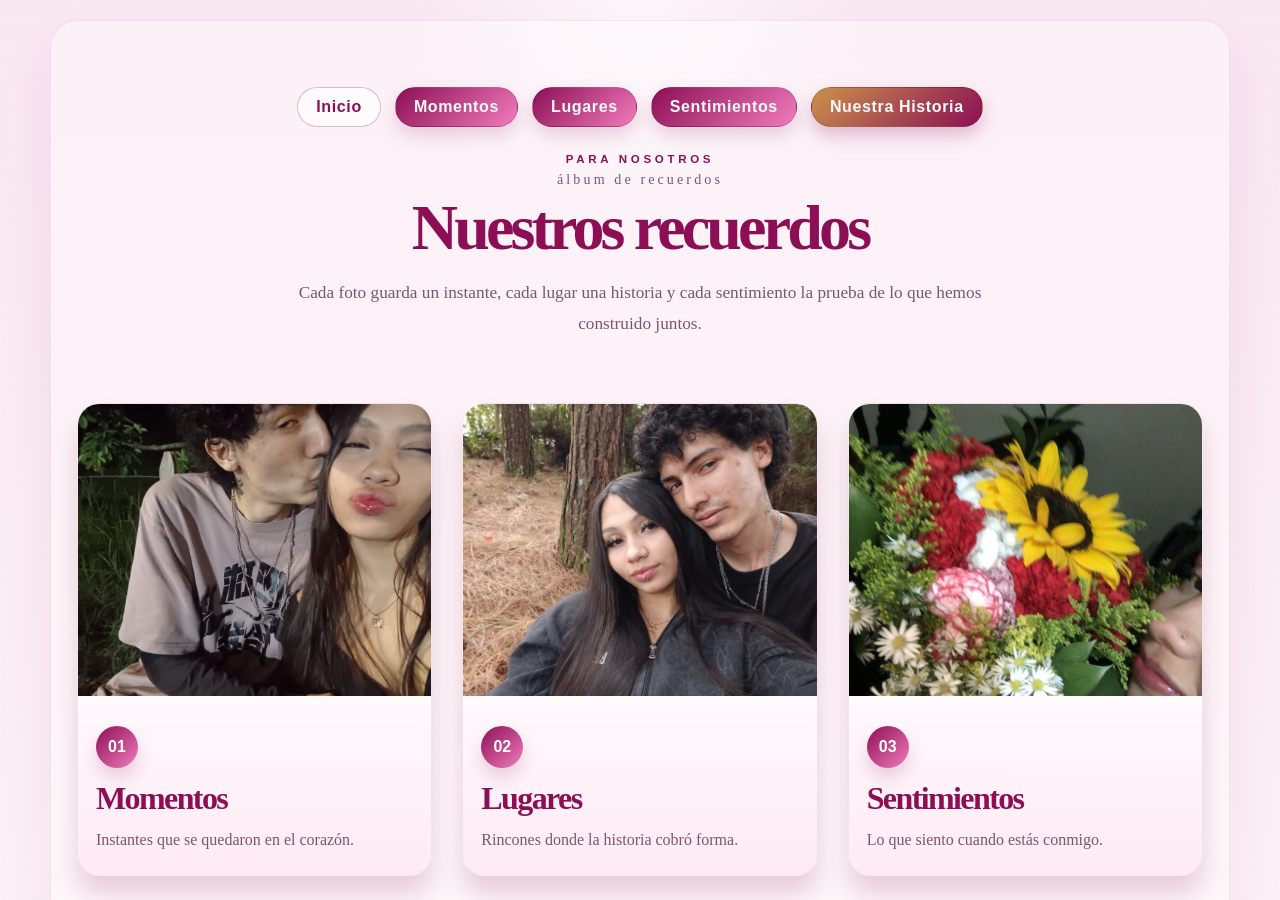
<file: index.html>
<!DOCTYPE html>
<html lang="es">
  <head>
    <meta charset="UTF-8" />
    <meta http-equiv="refresh" content="0; url=html/index.html" />
    <meta name="viewport" content="width=device-width, initial-scale=1.0" />
    <title>Redirigiendo...</title>
    <style>
      body {
        margin: 0;
        min-height: 100vh;
        display: grid;
        place-items: center;
        background: linear-gradient(180deg, #f9e7f2, #fdf3f7);
        font-family: Georgia, "Times New Roman", serif;
        color: #8C0F55;
      }
      a {
        color: #8C0F55;
        text-decoration: none;
        font-weight: 700;
      }
    </style>
  </head>
  <body>
    <p>Redirigiendo a la página de recuerdos...</p>
    <p><a href="html/index.html">Entrar ahora</a></p>
  </body>
</html>
</file>
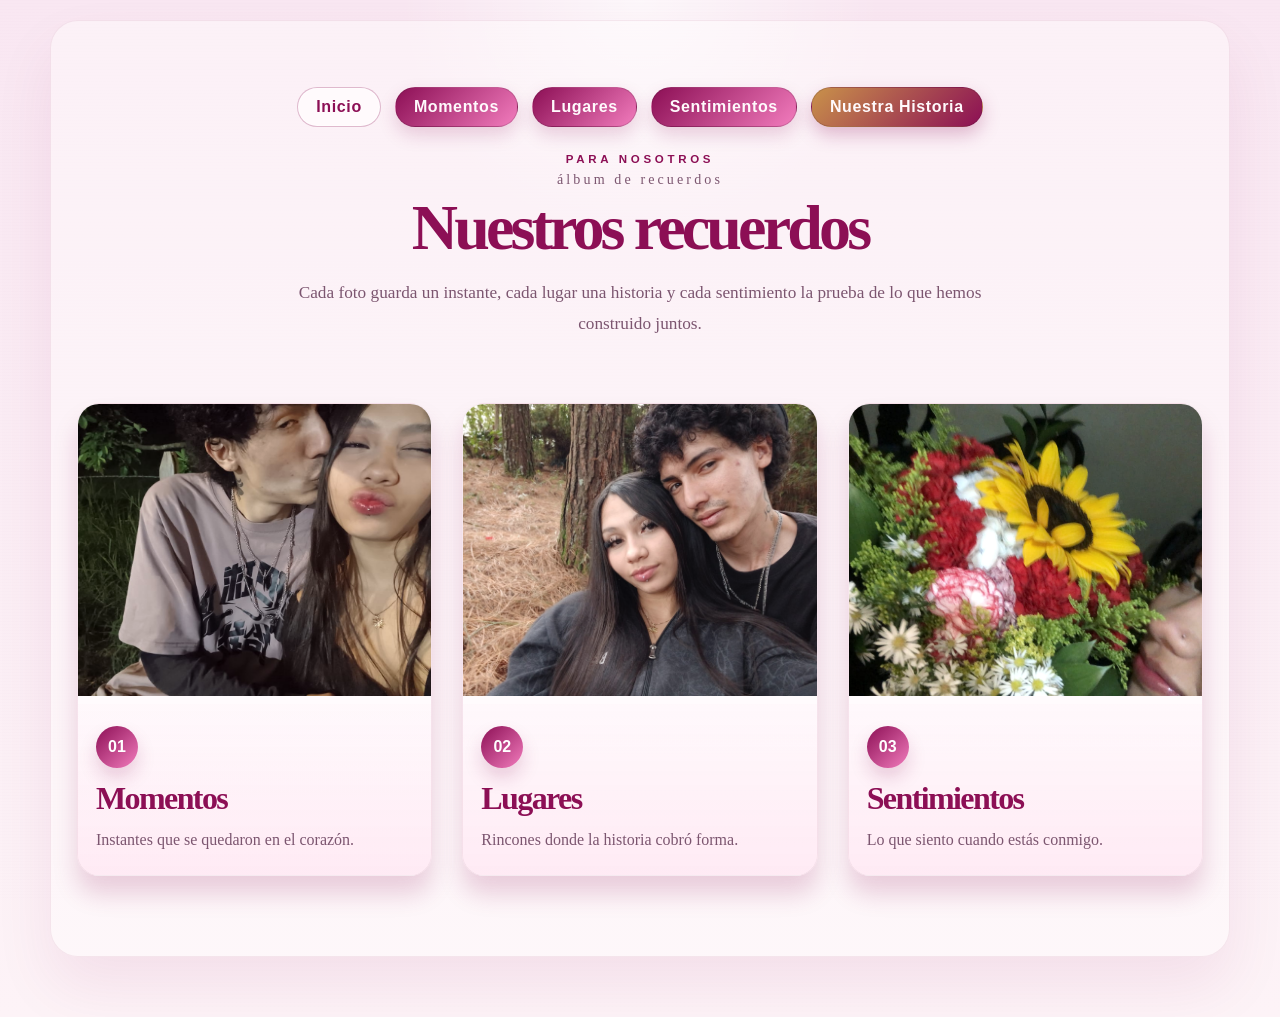
<file: html/index.html>
<!DOCTYPE html>
<html lang="es">
  <head>
    <meta charset="UTF-8" />
    <meta name="viewport" content="width=device-width, initial-scale=1.0" />
    <title>Nuestros recuerdos</title>
    <link rel="stylesheet" href="../css/styles_desktop.css" />
    <link rel="stylesheet" media="(max-width: 767px)" href="../css/styles_smartphone.css" />
    <link rel="stylesheet" media="(min-width: 768px) and (max-width: 1023px)" href="../css/styless_tablet.css" />
  </head>
  <body>
    <div class="page-shell">
      <header class="hero">
        <nav class="nav" aria-label="Navegación de recuerdos">
          <a href="index.html" aria-current="page">Inicio</a>
          <a href="momentos.html">Momentos</a>
          <a href="lugares.html">Lugares</a>
          <a href="sentimientos.html">Sentimientos</a>
          <a class="nav-tree" href="nuestra_recuerdos.html">Nuestra Historia</a>
        </nav>
        <p class="eyebrow">para nosotros</p>
        <p class="album-note">álbum de recuerdos</p>
        <h1>Nuestros recuerdos</h1>
        <p class="intro">
          Cada foto guarda un instante, cada lugar una historia y cada sentimiento
          la prueba de lo que hemos construido juntos.
        </p>
      </header>

      <main class="portal-grid" aria-label="Memorias por categoría">
        <a class="portal-card" href="momentos.html">
          <img src="../img/IMG-20260922-WA0011.jpg" alt="Momentos" />
          <div class="portal-content">
            <span class="portal-number">01</span>
            <h2>Momentos</h2>
            <p>Instantes que se quedaron en el corazón.</p>
          </div>
        </a>

        <a class="portal-card" href="lugares.html">
          <img src="../img/IMG-20260922-WA0008.jpg" alt="Lugares" />
          <div class="portal-content">
            <span class="portal-number">02</span>
            <h2>Lugares</h2>
            <p>Rincones donde la historia cobró forma.</p>
          </div>
        </a>

        <a class="portal-card" href="sentimientos.html">
          <img src="../img/IMG-20260923-WA0023.jpg" alt="Sentimientos" />
          <div class="portal-content">
            <span class="portal-number">03</span>
            <h2>Sentimientos</h2>
            <p>Lo que siento cuando estás conmigo.</p>
          </div>
        </a>
      </main>
    </div>
  </body>
</html>
</file>
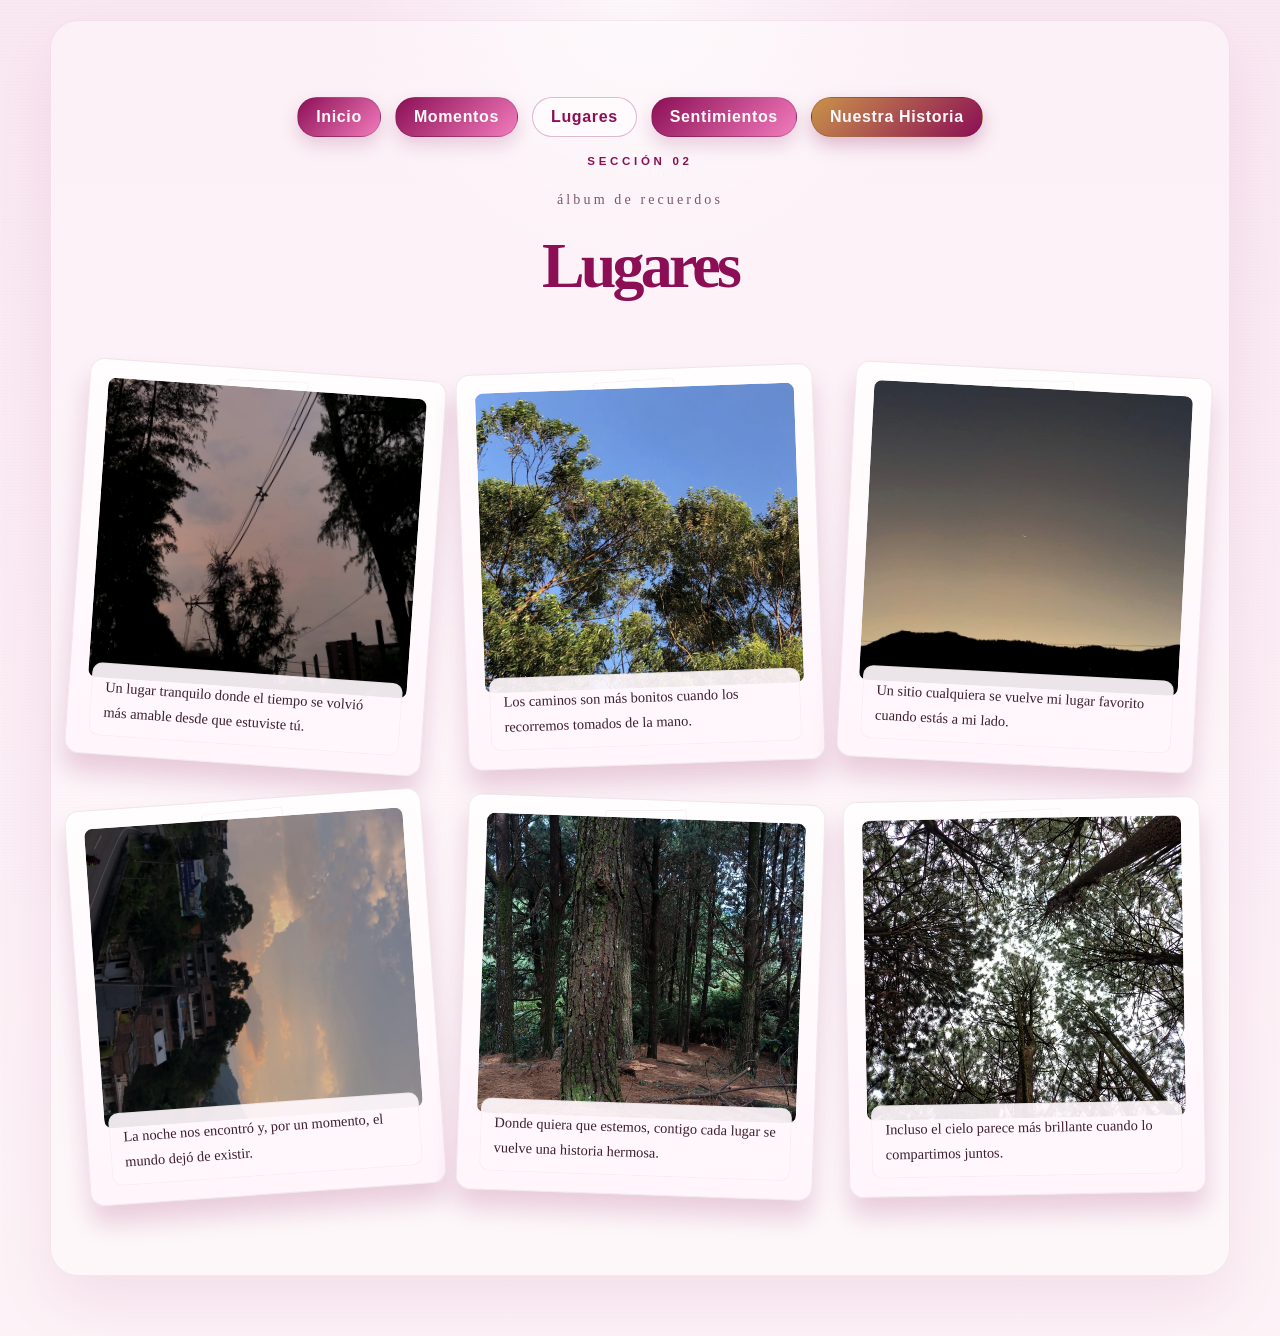
<file: html/lugares.html>
<!DOCTYPE html>
<html lang="es">
  <head>
    <meta charset="UTF-8" />
    <meta name="viewport" content="width=device-width, initial-scale=1.0" />
    <title>Lugares</title>
    <link rel="stylesheet" href="../css/styles_desktop.css" />
    <link rel="stylesheet" media="(max-width: 767px)" href="../css/styles_smartphone.css" />
    <link rel="stylesheet" media="(min-width: 768px) and (max-width: 1023px)" href="../css/styless_tablet.css" />
  </head>
  <body>
    <div class="page-shell">
      <header class="page-header">
        <nav class="nav" aria-label="Navegación de recuerdos">
          <a href="index.html">Inicio</a>
          <a href="momentos.html">Momentos</a>
          <a href="lugares.html" aria-current="page">Lugares</a>
          <a href="sentimientos.html">Sentimientos</a>
          <a class="nav-tree" href="nuestra_recuerdos.html">Nuestra Historia</a>
        </nav>
        <p class="eyebrow">Sección 02</p>
        <p class="album-note">álbum de recuerdos</p>
        <h1>Lugares</h1>
      </header>

      <main class="single-section">
        <div class="photo-grid">
          <article class="polaroid card-4">
            <img src="../img/paisajes/IMG-20260923-WA0024.jpg" alt="Paisaje 1" />
            <div class="caption-box">
              <p>Un lugar tranquilo donde el tiempo se volvió más amable desde que estuviste tú.</p>
            </div>
          </article>
          <article class="polaroid card-5">
            <img src="../img/paisajes/IMG-20260923-WA0026.jpg" alt="Paisaje 2" />
            <div class="caption-box">
              <p>Los caminos son más bonitos cuando los recorremos tomados de la mano.</p>
            </div>
          </article>
          <article class="polaroid card-6">
            <img src="../img/paisajes/IMG-20260923-WA0027.jpg" alt="Paisaje 3" />
            <div class="caption-box">
              <p>Un sitio cualquiera se vuelve mi lugar favorito cuando estás a mi lado.</p>
            </div>
          </article>
          <article class="polaroid card-7">
            <img src="../img/paisajes/IMG-20260923-WA0029.jpg" alt="Paisaje 4" />
            <div class="caption-box">
              <p>La noche nos encontró y, por un momento, el mundo dejó de existir.</p>
            </div>
          </article>
          <article class="polaroid card-8">
            <img src="../img/paisajes/IMG-20260923-WA0036.jpg" alt="Paisaje 5" />
            <div class="caption-box">
              <p>Donde quiera que estemos, contigo cada lugar se vuelve una historia hermosa.</p>
            </div>
          </article>
          <article class="polaroid card-9">
            <img src="../img/paisajes/IMG-20260923-WA0039.jpg" alt="Paisaje 6" />
            <div class="caption-box">
              <p>Incluso el cielo parece más brillante cuando lo compartimos juntos.</p>
            </div>
          </article>
        </div>
      </main>
    </div>
  </body>
</html>
</file>
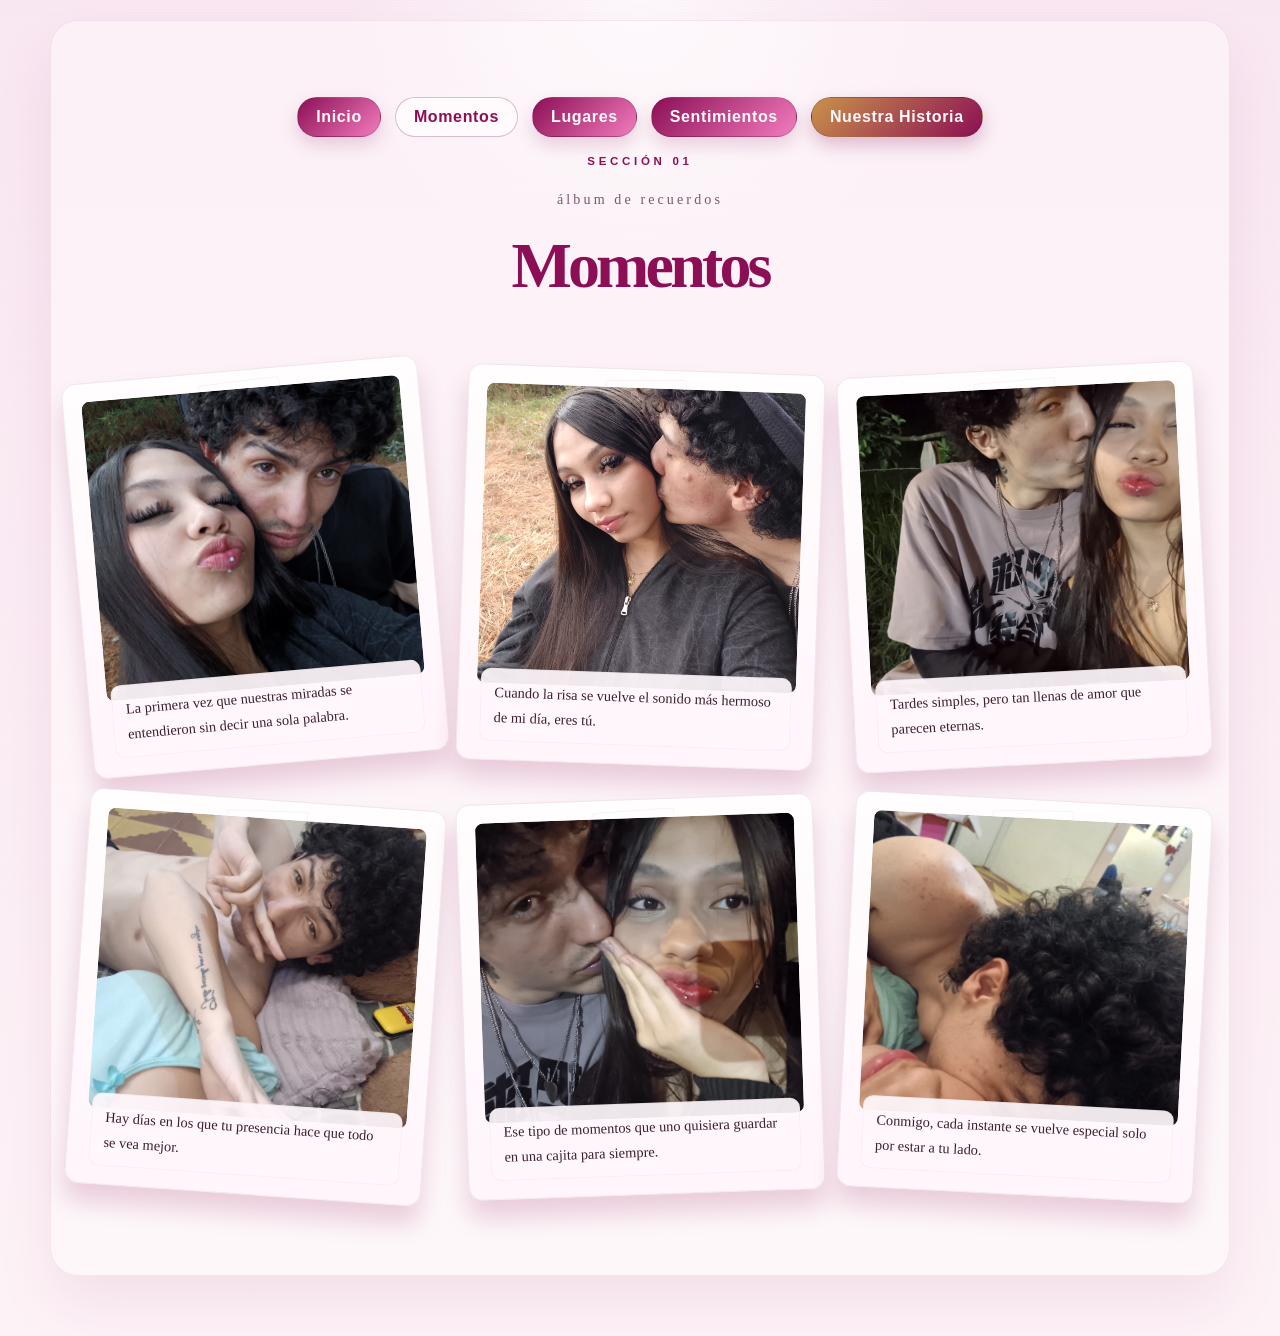
<file: html/momentos.html>
<!DOCTYPE html>
<html lang="es">
  <head>
    <meta charset="UTF-8" />
    <meta name="viewport" content="width=device-width, initial-scale=1.0" />
    <title>Momentos</title>
    <link rel="stylesheet" href="../css/styles_desktop.css" />
    <link rel="stylesheet" media="(max-width: 767px)" href="../css/styles_smartphone.css" />
    <link rel="stylesheet" media="(min-width: 768px) and (max-width: 1023px)" href="../css/styless_tablet.css" />
  </head>
  <body>
    <div class="page-shell">
      <header class="page-header">
        <nav class="nav" aria-label="Navegación de recuerdos">
          <a href="index.html">Inicio</a>
          <a href="momentos.html" aria-current="page">Momentos</a>
          <a href="lugares.html">Lugares</a>
          <a href="sentimientos.html">Sentimientos</a>
          <a class="nav-tree" href="nuestra_recuerdos.html">Nuestra Historia</a>
        </nav>
        <p class="eyebrow">Sección 01</p>
        <p class="album-note">álbum de recuerdos</p>
        <h1>Momentos</h1>
      </header>

      <main class="single-section">
        <div class="photo-grid">
          <article class="polaroid card-1">
            <img src="../img/IMG-20260922-WA0007.jpg" alt="Momento especial" />
            <div class="caption-box">
              <p>La primera vez que nuestras miradas se entendieron sin decir una sola palabra.</p>
            </div>
          </article>
          <article class="polaroid card-2">
            <img src="../img/IMG-20260922-WA0010.jpg" alt="Risas compartidas" />
            <div class="caption-box">
              <p>Cuando la risa se vuelve el sonido más hermoso de mi día, eres tú.</p>
            </div>
          </article>
          <article class="polaroid card-3">
            <img src="../img/IMG-20260922-WA0011.jpg" alt="Paseo juntos" />
            <div class="caption-box">
              <p>Tardes simples, pero tan llenas de amor que parecen eternas.</p>
            </div>
          </article>
          <article class="polaroid card-4">
            <img src="../img/IMG-20260922-WA0015.jpg" alt="Momentos juntos" />
            <div class="caption-box">
              <p>Hay días en los que tu presencia hace que todo se vea mejor.</p>
            </div>
          </article>
          <article class="polaroid card-5">
            <img src="../img/IMG-20260922-WA0016.jpg" alt="Recuerdo cercano" />
            <div class="caption-box">
              <p>Ese tipo de momentos que uno quisiera guardar en una cajita para siempre.</p>
            </div>
          </article>
          <article class="polaroid card-6">
            <img src="../img/IMG-20260922-WA0017.jpg" alt="Recuerdo compartido" />
            <div class="caption-box">
              <p>Conmigo, cada instante se vuelve especial solo por estar a tu lado.</p>
            </div>
          </article>
        </div>
      </main>
    </div>
  </body>
</html>
</file>
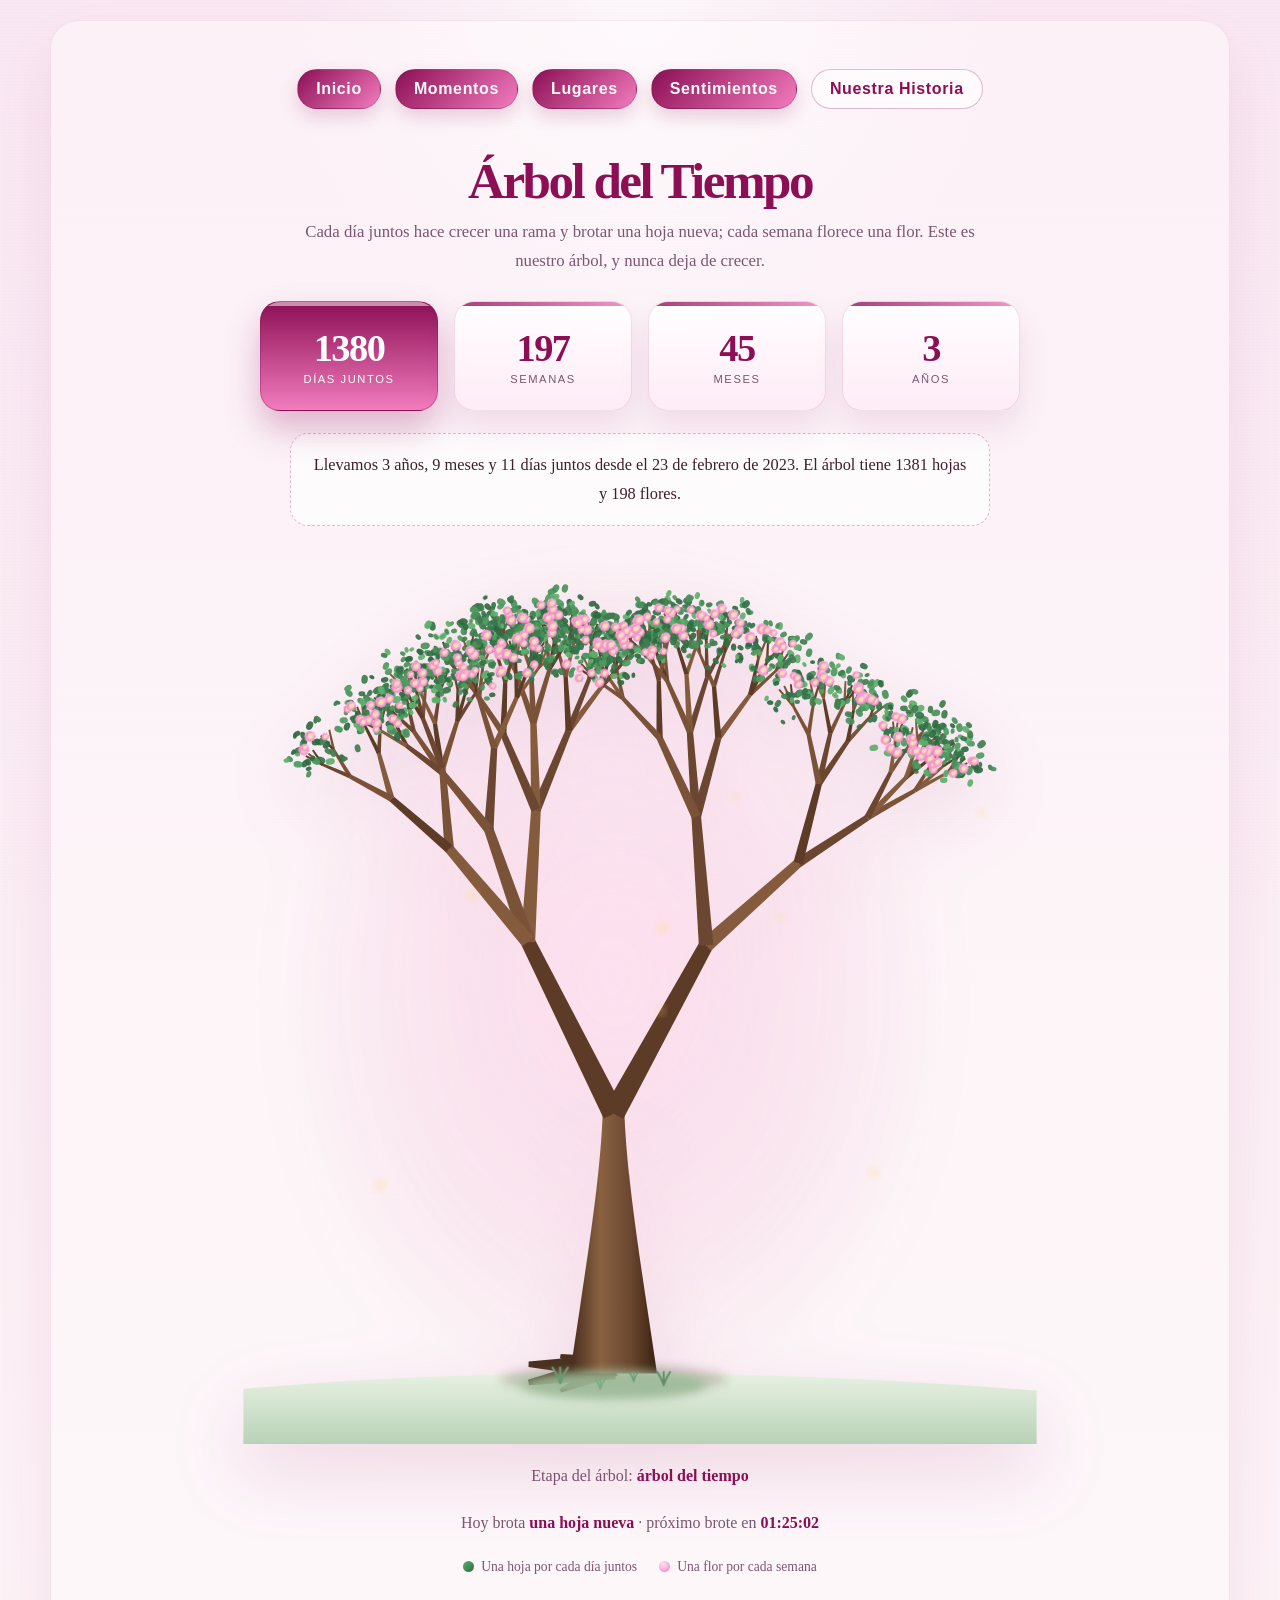
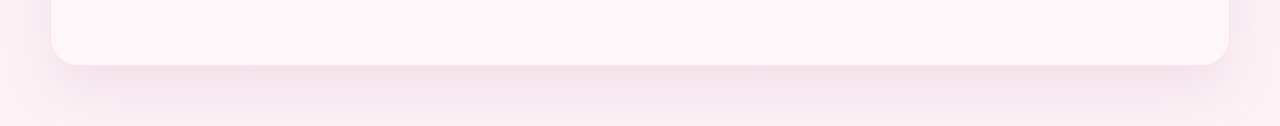
<file: html/nuestra_recuerdos.html>
<!DOCTYPE html>
<html lang="es">
  <head>
    <meta charset="UTF-8" />
    <meta name="viewport" content="width=device-width, initial-scale=1.0" />
    <title>Árbol del Tiempo</title>
    <link rel="stylesheet" href="../css/styles_desktop.css" />
    <link rel="stylesheet" media="(max-width: 767px)" href="../css/styles_smartphone.css" />
    <link rel="stylesheet" media="(min-width: 768px) and (max-width: 1023px)" href="../css/styless_tablet.css" />
    <style>
      .tree-container {
        display: flex;
        flex-direction: column;
        align-items: center;
        padding: 6px 0 10px;
        text-align: center;
      }

      /* El menú ocupa el hueco que dejaba el título de la portada */
      .page-header .nav {
        margin: 0;
      }

      .tree-title {
        margin: 0 0 8px;
        font-family: Georgia, "Times New Roman", serif;
        color: var(--rose-deep);
        font-size: clamp(1.9rem, 4.4vw, 3.2rem);
        letter-spacing: -0.05em;
      }

      .tree-subtitle {
        max-width: 680px;
        margin: 0 0 22px;
        color: var(--muted);
        font-size: 1.05rem;
        line-height: 1.7;
        font-family: Georgia, "Times New Roman", serif;
      }

      /* El árbol es el protagonista: ocupa todo el ancho y alto posible */
      .tree-frame {
        position: relative;
        width: 100%;
        max-width: 1040px;
        margin: 18px auto 0;
        filter: drop-shadow(0 26px 36px rgba(140, 15, 85, 0.14));
      }

      .tree-canvas {
        display: flex;
        justify-content: center;
        width: 100%;
      }

      /* El SVG se ajusta a la pantalla para que el árbol entero siempre se vea */
      .tree-svg {
        display: block;
        width: 100%;
        height: auto;
        max-height: min(100vh, 1000px);
        /* Sin overflow visible: el suelo del dibujo no debe tapar el texto de abajo */
        overflow: hidden;
      }

      .tree-noscript {
        margin: 0;
        color: var(--muted);
        font-family: Georgia, "Times New Roman", serif;
        line-height: 1.8;
      }

      /* El árbol se mece suavemente */
      .tree-sway {
        transform-box: fill-box;
        transform-origin: 50% 100%;
        animation: tree-sway 12s ease-in-out infinite;
      }

      @keyframes tree-sway {
        0%,
        100% {
          transform: rotate(-0.7deg);
        }
        50% {
          transform: rotate(0.7deg);
        }
      }

      /* Cada hoja y cada flor brotan al abrir la página */
      .leaf,
      .blossom {
        transform-box: fill-box;
        transform-origin: center;
        animation: leaf-sprout 1.1s cubic-bezier(0.2, 0.9, 0.3, 1.25) both;
      }

      @keyframes leaf-sprout {
        from {
          opacity: 0;
          transform: scale(0.15) rotate(-25deg);
        }
        to {
          opacity: 1;
          transform: scale(1) rotate(0deg);
        }
      }

      /* La hoja de hoy brilla */
      .leaf--today {
        animation:
          leaf-sprout 1.1s cubic-bezier(0.2, 0.9, 0.3, 1.25) both,
          leaf-glow 3.4s ease-in-out 1.2s infinite;
      }

      @keyframes leaf-glow {
        0%,
        100% {
          filter: drop-shadow(0 0 2px rgba(255, 206, 114, 0.55));
        }
        50% {
          filter: drop-shadow(0 0 9px rgba(255, 190, 90, 0.95));
        }
      }

      /* Luciérnagas entre las ramas */
      .firefly {
        animation: firefly-float 9s ease-in-out infinite;
      }

      @keyframes firefly-float {
        0%,
        100% {
          transform: translate(0, 0);
          opacity: 0.25;
        }
        50% {
          transform: translate(7px, -14px);
          opacity: 0.95;
        }
      }

      /* Contadores de tiempo: días, semanas, meses y años juntos */
      .tree-stats {
        display: grid;
        grid-template-columns: repeat(4, minmax(0, 1fr));
        gap: 16px;
        width: 100%;
        max-width: 760px;
        margin: 4px auto 0;
        padding: 0;
        list-style: none;
      }

      .tree-stat {
        position: relative;
        overflow: hidden;
        display: flex;
        flex-direction: column;
        align-items: center;
        justify-content: center;
        gap: 6px;
        min-height: 110px;
        padding: 18px 10px 16px;
        text-align: center;
        background: linear-gradient(180deg, rgba(255, 255, 255, 0.92), rgba(255, 235, 245, 0.92));
        border: 1px solid rgba(140, 15, 85, 0.12);
        border-radius: 20px;
        box-shadow: 0 16px 30px rgba(140, 15, 85, 0.1);
      }

      .tree-stat::before {
        content: "";
        position: absolute;
        inset: 0 0 auto 0;
        height: 4px;
        background: linear-gradient(90deg, var(--rose-deep), var(--rose-pink));
        opacity: 0.8;
      }

      .tree-stat strong {
        font-family: Georgia, "Times New Roman", serif;
        font-size: clamp(1.6rem, 3.6vw, 2.4rem);
        line-height: 1;
        letter-spacing: -0.04em;
        color: var(--rose-deep);
        font-variant-numeric: tabular-nums;
      }

      .tree-stat span {
        font-size: 0.7rem;
        letter-spacing: 0.14em;
        text-transform: uppercase;
        color: var(--muted);
      }

      /* Los días juntos se llevan el protagonismo */
      .tree-stat--days {
        background: linear-gradient(180deg, var(--rose-deep), var(--rose-pink));
        border-color: rgba(140, 15, 85, 0.35);
        box-shadow: 0 18px 34px rgba(140, 15, 85, 0.28);
      }

      .tree-stat--days::before {
        background: rgba(255, 255, 255, 0.65);
      }

      .tree-stat--days strong,
      .tree-stat--days span {
        color: #fff;
      }

      /* Desglose exacto: años, meses y días */
      .tree-calendar {
        max-width: 700px;
        margin: 22px auto 0;
        padding: 16px 22px;
        background: rgba(255, 255, 255, 0.66);
        border: 1px dashed rgba(140, 15, 85, 0.28);
        border-radius: 18px;
        color: var(--ink);
        font-family: Georgia, "Times New Roman", serif;
        font-size: 1.02rem;
        line-height: 1.8;
      }

      .tree-stage,
      .tree-meta {
        margin: 18px 0 0;
        color: var(--muted);
        font-family: Georgia, "Times New Roman", serif;
        font-size: 1rem;
        line-height: 1.8;
      }

      .tree-stage strong,
      .tree-meta strong {
        color: var(--rose-deep);
      }

      .tree-legend {
        display: flex;
        flex-wrap: wrap;
        align-items: center;
        justify-content: center;
        gap: 6px 22px;
        margin: 22px 0 0;
        color: var(--muted);
        font-family: Georgia, "Times New Roman", serif;
        font-size: 0.85rem;
      }

      .legend-dot {
        display: inline-block;
        width: 11px;
        height: 11px;
        margin-right: 7px;
        border-radius: 999px;
        vertical-align: -1px;
      }

      .legend-leaf {
        background: linear-gradient(135deg, #5fae6d, #2f6b41);
      }

      .legend-blossom {
        background: radial-gradient(circle at 38% 32%, #ffe3f2, #f27cbd);
      }

      @media (prefers-reduced-motion: reduce) {
        .tree-sway,
        .leaf,
        .blossom,
        .leaf--today,
        .firefly {
          animation: none;
        }
      }

      /* Tablets: contadores en una fila y un árbol que llena la pantalla */
      @media (min-width: 768px) and (max-width: 1023px) {
        .tree-stats {
          gap: 12px;
          max-width: 700px;
        }

        .tree-stat {
          min-height: 96px;
          padding: 14px 8px 12px;
        }

        .tree-stat strong {
          font-size: clamp(1.5rem, 4.4vw, 2.1rem);
        }

        .tree-frame {
          max-width: 100%;
        }

        .tree-svg {
          max-height: min(76vh, 780px);
        }
        }
      }

      /* Celulares: contadores en dos columnas y el árbol entero en pantalla */
      @media (max-width: 767px) {
        .tree-title {
          font-size: clamp(1.75rem, 8vw, 2.4rem);
        }

        .tree-subtitle {
          margin-bottom: 18px;
          font-size: 0.98rem;
          line-height: 1.65;
        }

        .tree-stats {
          grid-template-columns: repeat(2, minmax(0, 1fr));
          gap: 10px;
        }

        .tree-stat {
          min-height: 86px;
          padding: 14px 8px 12px;
          border-radius: 16px;
        }

        .tree-stat span {
          font-size: 0.62rem;
          letter-spacing: 0.1em;
        }

        .tree-calendar {
          margin-top: 16px;
          padding: 14px 15px;
          font-size: 0.92rem;
          line-height: 1.7;
        }

        .tree-frame {
          max-width: 100%;
          margin-top: 14px;
        }

        .tree-svg {
          max-height: 64vh;
        }

        .tree-stage,
        .tree-meta {
          margin-top: 14px;
          font-size: 0.92rem;
          line-height: 1.7;
        }

        .tree-legend {
          gap: 4px 14px;
          font-size: 0.78rem;
        }

        .legend-dot {
          width: 9px;
          height: 9px;
          margin-right: 6px;
        }
      }
    </style>
  </head>
  <body>
    <div class="page-shell">
      <header class="page-header">
        <nav class="nav" aria-label="Navegación de recuerdos">
          <a href="index.html">Inicio</a>
          <a href="momentos.html">Momentos</a>
          <a href="lugares.html">Lugares</a>
          <a href="sentimientos.html">Sentimientos</a>
          <a class="nav-tree" href="nuestra_recuerdos.html" aria-current="page">Nuestra Historia</a>
        </nav>
      </header>

      <main>
        <section class="tree-container" aria-labelledby="treeTitle">
          <h1 class="tree-title" id="treeTitle">Árbol del Tiempo</h1>
          <p class="tree-subtitle">
            Cada día juntos hace crecer una rama y brotar una hoja nueva; cada semana
            florece una flor. Este es nuestro árbol, y nunca deja de crecer.
          </p>

          <ul class="tree-stats">
            <li class="tree-stat tree-stat--days">
              <strong id="daysCount">0</strong>
              <span>Días juntos</span>
            </li>
            <li class="tree-stat">
              <strong id="weeksCount">0</strong>
              <span>Semanas</span>
            </li>
            <li class="tree-stat">
              <strong id="monthsCount">0</strong>
              <span>Meses</span>
            </li>
            <li class="tree-stat">
              <strong id="yearsCount">0</strong>
              <span>Años</span>
            </li>
          </ul>

          <p class="tree-calendar" id="calendarText">Desde el 23 de febrero de 2023</p>

          <div class="tree-frame">
            <div class="tree-canvas" id="treeCanvas">
              <noscript>
                <p class="tree-noscript">
                  Activa JavaScript para ver nuestro árbol crecer día a día.
                </p>
              </noscript>
            </div>
          </div>

          <p class="tree-stage">Etapa del árbol: <strong id="stageLabel">brotando…</strong></p>
          <p class="tree-meta">
            Hoy brota <strong>una hoja nueva</strong> · próximo brote en
            <strong id="nextSprout">00:00:00</strong>
          </p>

          <p class="tree-legend">
            <span><span class="legend-dot legend-leaf"></span>Una hoja por cada día juntos</span>
            <span><span class="legend-dot legend-blossom"></span>Una flor por cada semana</span>
          </p>
        </section>
      </main>
    </div>
    <script>
      (() => {
        "use strict";

        const SVG_NS = "http://www.w3.org/2000/svg";
        // 23 de febrero de 2023 (en JavaScript el mes 1 es febrero)
        const START_DATE = { year: 2023, month: 1, day: 23 };
        const DAY_MS = 24 * 60 * 60 * 1000;
        const GROUND_Y = 700;
        const CENTER_X = 410;
        const MAX_LEAVES = 2500;
        const MAX_BLOSSOMS = 300;
        const ANIMATED_LEAVES = 60;
        const ANIMATED_BLOSSOMS = 14;
        const GROWTH_SEED = 23022023;

        const BARK_COLORS = ["#6b4630", "#7a5238", "#5c3b27", "#845c3d"];
        const LEAF_COLORS = ["#3f7d4f", "#4f9a5f", "#2f6b41", "#5fae6d", "#35744a", "#49905a"];

        const startMidnight = new Date(START_DATE.year, START_DATE.month, START_DATE.day);

        // Días completos transcurridos desde el 23/02/2023
        const daysTogether = (reference) => {
          const now = reference || new Date();
          const today = new Date(now.getFullYear(), now.getMonth(), now.getDate());
          return Math.max(0, Math.round((today - startMidnight) / DAY_MS));
        };

        // Desglose en años, meses y días de calendario
        const calendarBreakdown = (reference) => {
          const now = reference || new Date();
          let years = now.getFullYear() - START_DATE.year;
          let months = now.getMonth() - START_DATE.month;
          let days = now.getDate() - START_DATE.day;
          if (days < 0) {
            months -= 1;
            days += new Date(now.getFullYear(), now.getMonth(), 0).getDate();
          }
          if (months < 0) {
            years -= 1;
            months += 12;
          }
          return {
            years: Math.max(0, years),
            months: Math.max(0, months),
            days: Math.max(0, days)
          };
        };

        // Azar con semilla: el árbol mantiene siempre la misma forma
        const seededRandom = (seed) => {
          let state = seed >>> 0;
          return () => {
            state = (state + 0x6d2b79f5) >>> 0;
            let t = Math.imul(state ^ (state >>> 15), 1 | state);
            t = (t + Math.imul(t ^ (t >>> 7), 61 | t)) ^ t;
            return ((t ^ (t >>> 14)) >>> 0) / 4294967296;
          };
        };

        // Cuantos más días, más alto, más grueso y más ramificado
        const growthProfile = (days) => {
          const eased = 1 - Math.exp(-days / 420);
          return {
            trunkHeight: 66 + 220 * eased,
            trunkWidth: 10 + 26 * eased,
            depth: days < 7 ? 1 : days < 45 ? 2 : days < 150 ? 3 : days < 400 ? 4 : days < 900 ? 5 : days < 1500 ? 6 : 7,
            // Con el tiempo cada rama tiende a abrir una tercera ramita
            threeChance: Math.min(0.45, 0.1 + days / 8000),
            leafSize: 2.3 + 1.6 * eased,
            leafSpread: 12 + 20 * eased,
            blossomSize: 3.2 + 1.6 * eased
          };
        };

        const growthStage = (days) => {
          if (days < 7) return "semilla despertando";
          if (days < 45) return "retoño";
          if (days < 150) return "árbol joven";
          if (days < 400) return "árbol fuerte";
          if (days < 900) return "árbol frondoso";
          return "árbol del tiempo";
        };

        const svgNode = (name, attrs, parent) => {
          const node = document.createElementNS(SVG_NS, name);
          if (attrs) {
            Object.keys(attrs).forEach((key) => {
              const value = attrs[key];
              if (value !== null && value !== undefined) {
                node.setAttribute(key, value);
              }
            });
          }
          if (parent) {
            parent.appendChild(node);
          }
          return node;
        };

        // Rama en forma de trapecio: gruesa en la base y fina en la punta
        const taperedPath = (segment, baseScale, tipScale) => {
          const dx = segment.x2 - segment.x1;
          const dy = segment.y2 - segment.y1;
          const length = Math.hypot(dx, dy) || 1;
          const nx = -dy / length;
          const ny = dx / length;
          const baseHalf = (segment.width * baseScale) / 2;
          const tipHalf = Math.max(0.7, (segment.width * tipScale) / 2);
          const ax = segment.x1 + nx * baseHalf;
          const ay = segment.y1 + ny * baseHalf;
          const bx = segment.x1 - nx * baseHalf;
          const by = segment.y1 - ny * baseHalf;
          const cx = segment.x2 - nx * tipHalf;
          const cy = segment.y2 - ny * tipHalf;
          const dx2 = segment.x2 + nx * tipHalf;
          const dy2 = segment.y2 + ny * tipHalf;
          return `M ${ax.toFixed(2)} ${ay.toFixed(2)} L ${dx2.toFixed(2)} ${dy2.toFixed(2)} L ${cx.toFixed(2)} ${cy.toFixed(2)} L ${bx.toFixed(2)} ${by.toFixed(2)} Z`;
        };

        // Tronco: se ensancha en la base (raíces) y se afina al subir
        const trunkPath = (profile) => {
          const top = GROUND_Y - profile.trunkHeight;
          const baseHalf = profile.trunkWidth * 1.3;
          const topHalf = profile.trunkWidth * 0.32;
          const shoulder = GROUND_Y - profile.trunkHeight * 0.34;
          const neck = GROUND_Y - profile.trunkHeight * 0.72;
          return [
            `M ${(CENTER_X - baseHalf).toFixed(2)} ${GROUND_Y}`,
            `C ${(CENTER_X - baseHalf * 0.7).toFixed(2)} ${shoulder.toFixed(2)}`,
            ` ${(CENTER_X - topHalf * 1.2).toFixed(2)} ${neck.toFixed(2)}`,
            ` ${(CENTER_X - topHalf).toFixed(2)} ${top.toFixed(2)}`,
            `L ${(CENTER_X + topHalf).toFixed(2)} ${top.toFixed(2)}`,
            `C ${(CENTER_X + topHalf * 1.2).toFixed(2)} ${neck.toFixed(2)}`,
            ` ${(CENTER_X + baseHalf * 0.7).toFixed(2)} ${shoulder.toFixed(2)}`,
            ` ${(CENTER_X + baseHalf).toFixed(2)} ${GROUND_Y}`,
            "Z"
          ].join(" ");
        };

        // Esqueleto del árbol: tronco + ramas + puntas donde nacen hojas y flores
        const buildSkeleton = (profile) => {
          const random = seededRandom(GROWTH_SEED);
          const segments = [];
          const tips = [];
          const stack = [{
            x: CENTER_X,
            y: GROUND_Y,
            angle: -90,
            length: profile.trunkHeight * 0.98,
            width: profile.trunkWidth,
            depth: 0,
            trunk: true
          }];

          while (stack.length) {
            const branch = stack.pop();
            const radians = (branch.angle * Math.PI) / 180;
            const endX = branch.x + Math.cos(radians) * branch.length;
            const endY = branch.y + Math.sin(radians) * branch.length;

            segments.push({
              x1: branch.x,
              y1: branch.y,
              x2: endX,
              y2: endY,
              width: branch.width,
              depth: branch.depth,
              trunk: branch.trunk,
              shade: BARK_COLORS[Math.floor(random() * BARK_COLORS.length)]
            });

            if (branch.depth >= profile.depth - 1) {
              // Las puntas (y las ramas del penúltimo nivel) sostienen las hojas
              tips.push({ x: endX, y: endY });
            }

            if (branch.depth >= profile.depth) {
              continue;
            }

            const children = branch.depth === 0 ? 2 : random() < profile.threeChance ? 3 : 2;
            const spread = Math.max(14, 34 - branch.depth * 3);
            for (let index = 0; index < children; index += 1) {
              const slot = children === 2 ? (index === 0 ? -1 : 1) : index - 1;
              const jitter = (random() - 0.5) * 12;
              let angle = branch.angle + slot * spread + jitter;
              // Las ramas siempre buscan un poco el cielo
              angle += (-90 - angle) * 0.22;
              stack.push({
                x: endX,
                y: endY,
                angle,
                length: branch.length * (branch.depth === 0 ? 0.74 : 0.6 + random() * 0.09),
                width: Math.max(1.2, branch.width * 0.66),
                depth: branch.depth + 1,
                trunk: false
              });
            }
          }

          return { segments, tips };
        };

        // Una hoja nueva por cada día juntos
        const buildLeaves = (tips, days, profile) => {
          const leaves = [];
          if (!tips.length) return leaves;
          const random = seededRandom(770231);
          const total = Math.min(days + 1, MAX_LEAVES);
          for (let index = 0; index < total; index += 1) {
            const tip = tips[index % tips.length];
            const round = Math.floor(index / tips.length);
            const angle = random() * Math.PI * 2;
            const spread = 0.2 + Math.sqrt(random()) * Math.min(1.35, 0.45 + round * 0.08);
            const radius = profile.leafSpread * spread;
            leaves.push({
              x: tip.x + Math.cos(angle) * radius,
              y: tip.y + Math.sin(angle) * radius * 0.72 - Math.min(7, round * 0.8),
              r: profile.leafSize * (0.7 + random() * 0.6),
              color: LEAF_COLORS[Math.floor(random() * LEAF_COLORS.length)]
            });
          }
          return leaves;
        };

        // Una flor nueva por cada semana juntos
        const buildBlossoms = (tips, days, profile) => {
          const blossoms = [];
          if (!tips.length) return blossoms;
          const random = seededRandom(14021993);
          const total = Math.min(Math.floor(days / 7) + 1, MAX_BLOSSOMS);
          for (let index = 0; index < total; index += 1) {
            const tip = tips[(index * 3 + 1) % tips.length];
            const round = Math.floor(index / tips.length);
            const angle = random() * Math.PI * 2;
            const radius = profile.leafSpread * (0.12 + random() * Math.min(1.2, 0.4 + round * 0.08));
            blossoms.push({
              x: tip.x + Math.cos(angle) * radius,
              y: tip.y + Math.sin(angle) * radius * 0.7 - Math.min(9, round * 0.9),
              r: profile.blossomSize * (0.8 + random() * 0.5)
            });
          }
          return blossoms;
        };

        // Dibuja una hoja; las más recientes nacen con animación
        const drawLeaf = (parent, leaf, index, animated, delay, isToday) => {
          const rotation = (index * 37) % 180;
          const rx = leaf.r.toFixed(2);
          const ry = (leaf.r * 0.72).toFixed(2);
          if (!animated) {
            svgNode("ellipse", {
              cx: leaf.x.toFixed(2),
              cy: leaf.y.toFixed(2),
              rx,
              ry,
              transform: `rotate(${rotation} ${leaf.x.toFixed(2)} ${leaf.y.toFixed(2)})`,
              fill: leaf.color,
              opacity: "0.93"
            }, parent);
            return;
          }
          const group = svgNode("g", {
            transform: `translate(${leaf.x.toFixed(2)} ${leaf.y.toFixed(2)}) rotate(${rotation})`
          }, parent);
          svgNode("ellipse", {
            rx,
            ry,
            fill: leaf.color,
            opacity: "0.95",
            class: isToday ? "leaf leaf--today" : "leaf",
            style: `animation-delay:${delay.toFixed(2)}s`
          }, group);
        };

        // Dibuja una flor de cuatro pétalos
        const drawBlossom = (parent, blossom, animated, delay) => {
          const r = blossom.r.toFixed(2);
          const petals = (host) => {
            for (let petal = 0; petal < 4; petal += 1) {
              svgNode("ellipse", {
                rx: r,
                ry: (blossom.r * 0.6).toFixed(2),
                transform: `rotate(${petal * 45})`,
                fill: "url(#treeBlossom)",
                opacity: "0.95"
              }, host);
            }
            svgNode("circle", { r: (blossom.r * 0.4).toFixed(2), fill: "#ffe2a8" }, host);
          };

          if (!animated) {
            const group = svgNode("g", {
              transform: `translate(${blossom.x.toFixed(2)} ${blossom.y.toFixed(2)})`
            }, parent);
            petals(group);
            return;
          }

          const group = svgNode("g", {
            transform: `translate(${blossom.x.toFixed(2)} ${blossom.y.toFixed(2)})`
          }, parent);
          const animatedGroup = svgNode("g", {
            class: "blossom",
            style: `animation-delay:${delay.toFixed(2)}s`
          }, group);
          petals(animatedGroup);
        };

        // Matas de hierba al pie del tronco
        const drawGrass = (parent, x, y, scale, color) => {
          [-1, 0, 1].forEach((blade) => {
            const lean = blade * 8 * scale;
            svgNode("path", {
              d: `M ${x.toFixed(1)} ${y.toFixed(1)} q ${(lean * 0.4).toFixed(1)} ${(-9 * scale).toFixed(1)} ${lean.toFixed(1)} ${(-16 * scale).toFixed(1)}`,
              stroke: color,
              "stroke-width": (2.3 * scale).toFixed(2),
              "stroke-linecap": "round",
              fill: "none"
            }, parent);
          });
        };

        // Construye todo el árbol para el número de días indicado
        const buildTree = (days) => {
          const profile = growthProfile(days);
          const skeleton = buildSkeleton(profile);
          const leaves = buildLeaves(skeleton.tips, days, profile);
          const blossoms = buildBlossoms(skeleton.tips, days, profile);

          // Límites reales del árbol: encuadran el lienzo y lo hacen crecer
          let minX = CENTER_X - profile.trunkWidth * 1.4;
          let maxX = CENTER_X + profile.trunkWidth * 1.4;
          let minY = GROUND_Y - profile.trunkHeight;
          const extend = (x, y, pad) => {
            if (x - pad < minX) minX = x - pad;
            if (x + pad > maxX) maxX = x + pad;
            if (y - pad < minY) minY = y - pad;
          };
          skeleton.segments.forEach((segment) => extend(segment.x2, segment.y2, segment.width));
          leaves.forEach((leaf) => extend(leaf.x, leaf.y, leaf.r + 2));
          blossoms.forEach((blossom) => extend(blossom.x, blossom.y, blossom.r + 2));

          const padding = 40;
          const bottom = GROUND_Y + 34;
          const viewWidth = Math.max(330, maxX - minX + padding * 2);
          const viewHeight = Math.max(250, bottom - minY + padding * 2);
          const viewLeft = (minX + maxX) / 2 - viewWidth / 2;
          const viewTop = bottom + padding - viewHeight;

          const canvas = document.getElementById("treeCanvas");
          if (!canvas) return;
          while (canvas.firstChild) canvas.removeChild(canvas.firstChild);

          const svg = svgNode("svg", {
            class: "tree-svg",
            viewBox: `${viewLeft.toFixed(1)} ${viewTop.toFixed(1)} ${viewWidth.toFixed(1)} ${viewHeight.toFixed(1)}`,
            preserveAspectRatio: "xMidYMax meet",
            role: "img",
            "aria-label": `Árbol del tiempo con ${leaves.length} hojas y ${blossoms.length} flores, una hoja por cada día juntos desde el 23 de febrero de 2023`
          }, canvas);

          const defs = svgNode("defs", null, svg);

          const halo = svgNode("radialGradient", { id: "treeHalo" }, defs);
          svgNode("stop", { offset: "0%", "stop-color": "#ffe1f0", "stop-opacity": "0.9" }, halo);
          svgNode("stop", { offset: "100%", "stop-color": "#ffe1f0", "stop-opacity": "0" }, halo);

          const soil = svgNode("linearGradient", { id: "treeSoil", x1: "0", y1: "0", x2: "0", y2: "1" }, defs);
          svgNode("stop", { offset: "0%", "stop-color": "#e8f1e2" }, soil);
          svgNode("stop", { offset: "100%", "stop-color": "#b9d2b7" }, soil);

          const bark = svgNode("linearGradient", { id: "treeBark", x1: "0", y1: "0", x2: "1", y2: "0" }, defs);
          svgNode("stop", { offset: "0%", "stop-color": "#452b1a" }, bark);
          svgNode("stop", { offset: "35%", "stop-color": "#8a6242" }, bark);
          svgNode("stop", { offset: "70%", "stop-color": "#6b4630" }, bark);
          svgNode("stop", { offset: "100%", "stop-color": "#38220f" }, bark);

          const blossom = svgNode("radialGradient", { id: "treeBlossom", cx: "42%", cy: "38%", r: "65%" }, defs);
          svgNode("stop", { offset: "0%", "stop-color": "#ffe6f3" }, blossom);
          svgNode("stop", { offset: "100%", "stop-color": "#f27cbd" }, blossom);

          const glow = svgNode("filter", { id: "treeGlow", x: "-70%", y: "-70%", width: "240%", height: "240%" }, defs);
          svgNode("feGaussianBlur", { stdDeviation: "5" }, glow);

          // Resplandor de fondo
          svgNode("ellipse", {
            cx: CENTER_X,
            cy: (minY + GROUND_Y) / 2,
            rx: Math.max(viewWidth * 0.42, 190),
            ry: Math.max((GROUND_Y - minY) * 0.55, 120),
            fill: "url(#treeHalo)"
          }, svg);

          // Suelo
          svgNode("path", {
            d: `M ${viewLeft.toFixed(1)} ${(GROUND_Y + 16).toFixed(1)} Q ${CENTER_X} ${(GROUND_Y - 18).toFixed(1)} ${(viewLeft + viewWidth).toFixed(1)} ${(GROUND_Y + 18).toFixed(1)} L ${(viewLeft + viewWidth).toFixed(1)} ${(viewTop + viewHeight).toFixed(1)} L ${viewLeft.toFixed(1)} ${(viewTop + viewHeight).toFixed(1)} Z`,
            fill: "url(#treeSoil)"
          }, svg);

          // Sombra del árbol sobre la tierra
          svgNode("ellipse", {
            cx: CENTER_X,
            cy: GROUND_Y + 6,
            rx: profile.trunkWidth * 3.4,
            ry: 15,
            fill: "rgba(74, 47, 29, 0.22)",
            filter: "url(#treeGlow)"
          }, svg);

          // El árbol entero, meciéndose suavemente
          const tree = svgNode("g", { class: "tree-sway" }, svg);

          // Raíces que abrazan la tierra
          [
            { angle: 168, length: profile.trunkWidth * 2.6, width: profile.trunkWidth * 0.55 },
            { angle: 192, length: profile.trunkWidth * 2.6, width: profile.trunkWidth * 0.55 },
            { angle: 147, length: profile.trunkWidth * 1.9, width: profile.trunkWidth * 0.42 },
            { angle: 213, length: profile.trunkWidth * 1.9, width: profile.trunkWidth * 0.42 }
          ].forEach((root) => {
            const radians = (root.angle * Math.PI) / 180;
            svgNode("path", {
              d: taperedPath({
                x1: CENTER_X,
                y1: GROUND_Y - profile.trunkWidth * 0.2,
                x2: CENTER_X + Math.cos(radians) * root.length,
                y2: GROUND_Y + Math.sin(radians) * root.length * 0.5,
                width: root.width
              }, 1.4, 0.3),
              fill: "#4a3220"
            }, tree);
          });

          // Tronco
          svgNode("path", { d: trunkPath(profile), fill: "url(#treeBark)" }, tree);

          // Ramas
          skeleton.segments.forEach((segment) => {
            if (segment.trunk) return;
            svgNode("path", {
              d: taperedPath(segment, 1, 0.66),
              fill: segment.shade
            }, tree);
          });

          // Copa: hojas y flores
          const crown = svgNode("g", null, tree);
          const lite = liteMotion();
          const animatedLeaves = lite ? 26 : ANIMATED_LEAVES;
          const animatedBlossoms = lite ? 8 : ANIMATED_BLOSSOMS;
          const firstAnimatedLeaf = Math.max(0, leaves.length - animatedLeaves);
          leaves.forEach((leaf, index) => {
            const animated = index >= firstAnimatedLeaf;
            drawLeaf(crown, leaf, index, animated, (index - firstAnimatedLeaf) * 0.05, index === leaves.length - 1);
          });

          const firstAnimatedBlossom = Math.max(0, blossoms.length - animatedBlossoms);
          blossoms.forEach((item, index) => {
            const animated = index >= firstAnimatedBlossom;
            drawBlossom(crown, item, animated, (index - firstAnimatedBlossom) * 0.12);
          });

          // Luciérnagas entre las ramas
          const fireflies = seededRandom(231103);
          const crownBottom = GROUND_Y - profile.trunkHeight * 0.5;
          const fireflyCount = lite ? 5 : 9;
          for (let index = 0; index < fireflyCount; index += 1) {
            const fx = minX + fireflies() * Math.max(60, maxX - minX);
            const fy = minY + 10 + fireflies() * Math.max(60, crownBottom - minY - 10);
            svgNode("circle", {
              cx: fx.toFixed(1),
              cy: fy.toFixed(1),
              r: (2.4 + fireflies() * 1.8).toFixed(2),
              fill: "#ffd98a",
              filter: "url(#treeGlow)",
              class: "firefly",
              style: `animation-delay:${(index * 0.8).toFixed(2)}s`
            }, tree);
          }

          // Montículo de tierra y hierba delante del tronco
          const base = svgNode("g", null, svg);
          svgNode("ellipse", {
            cx: CENTER_X,
            cy: GROUND_Y + 12,
            rx: profile.trunkWidth * 2.3 + 16,
            ry: 15,
            fill: "#9dbb99",
            opacity: "0.9",
            filter: "url(#treeGlow)"
          }, base);
          drawGrass(base, CENTER_X - profile.trunkWidth * 1.6, GROUND_Y + 10, 1, "#6d9c72");
          drawGrass(base, CENTER_X + profile.trunkWidth * 1.5, GROUND_Y + 12, 0.85, "#5f8f66");
          drawGrass(base, CENTER_X - profile.trunkWidth * 0.4, GROUND_Y + 16, 0.7, "#7cab80");
          drawGrass(base, CENTER_X + profile.trunkWidth * 0.6, GROUND_Y + 8, 0.6, "#6d9c72");
        };

        const numberFormat = new Intl.NumberFormat("es-ES");
        let renderedDays = -1;

        // En celular y tablet animamos menos piezas para que todo fluya suave
        const liteMotion = () =>
          typeof window.matchMedia === "function" &&
          (window.matchMedia("(max-width: 1023px)").matches ||
            window.matchMedia("(prefers-reduced-motion: reduce)").matches);

        // Tiempo restante para que brote la hoja del día siguiente
        const nextSprout = () => {
          const now = new Date();
          const nextMidnight = new Date(now.getFullYear(), now.getMonth(), now.getDate() + 1);
          const remaining = Math.max(0, nextMidnight - now);
          const hours = Math.floor(remaining / 3600000);
          const minutes = Math.floor((remaining % 3600000) / 60000);
          const seconds = Math.floor((remaining % 60000) / 1000);
          return [hours, minutes, seconds].map((value) => String(value).padStart(2, "0")).join(":");
        };

        const setText = (id, value) => {
          const node = document.getElementById(id);
          if (node) node.textContent = value;
        };

        const plural = (value, singular, multiple) => `${value} ${value === 1 ? singular : multiple}`;

        // Contadores: días, semanas, meses y años que llevamos juntos
        const updateCounters = () => {
          const now = new Date();
          const days = daysTogether(now);
          const breakdown = calendarBreakdown(now);
          const leaves = Math.min(days + 1, MAX_LEAVES);
          const blossoms = Math.min(Math.floor(days / 7) + 1, MAX_BLOSSOMS);

          // Cuando cambia el día, el árbol crece solo
          if (days !== renderedDays) {
            buildTree(days);
            renderedDays = days;
          }

          setText("daysCount", numberFormat.format(days));
          setText("weeksCount", numberFormat.format(Math.floor(days / 7)));
          setText("monthsCount", numberFormat.format(breakdown.years * 12 + breakdown.months));
          setText("yearsCount", numberFormat.format(breakdown.years));
          setText("stageLabel", growthStage(days));
          setText(
            "calendarText",
            `Llevamos ${plural(breakdown.years, "año", "años")}, ${plural(breakdown.months, "mes", "meses")} y ${plural(breakdown.days, "día", "días")} juntos desde el 23 de febrero de 2023. El árbol tiene ${plural(leaves, "hoja", "hojas")} y ${plural(blossoms, "flor", "flores")}.`
          );
        };

        // Cuenta atrás hasta la hoja del día siguiente
        const updateCountdown = () => setText("nextSprout", nextSprout());

        const startReadout = () => {
          updateCounters();
          updateCountdown();
          window.setInterval(updateCountdown, 1000);
          window.setInterval(updateCounters, 60000);
        };

        if (document.readyState === "loading") {
          document.addEventListener("DOMContentLoaded", startReadout);
        } else {
          startReadout();
        }
      })();
    </script>
  </body>
</html>
</file>
<file: css/styles_desktop.css>
:root {
  --bg-main: #fdf3f7;
  --bg-soft: #f9e7f2;
  --paper: #fffafc;
  --paper-strong: #fdeaf6;
  --rose-deep: #8C0F55;
  --rose-pink: #F27CBD;
  --rose-soft: #FFB5DE;
  --rose-cream: #FFC9E7;
  --ink: #3d1f2d;
  --muted: #7c5670;
  --shadow: rgba(140, 15, 85, 0.18);
  --gold: #d7b89b;
}

* {
  box-sizing: border-box;
}

html {
  scroll-behavior: smooth;
}

body {
  margin: 0;
  font-family: "Segoe UI", Tahoma, sans-serif;
  background:
    radial-gradient(circle at top, rgba(255, 255, 255, 0.7), transparent 20%),
    linear-gradient(180deg, var(--bg-soft) 0%, var(--bg-main) 100%);
  color: var(--ink);
}

body::before {
  content: "";
  position: fixed;
  inset: 0;
  pointer-events: none;
  opacity: 0.18;
  background-image:
    linear-gradient(rgba(255,255,255,0.15), rgba(255,255,255,0.15)),
    repeating-linear-gradient(
      0deg,
      transparent 0,
      transparent 2px,
      rgba(140, 15, 85, 0.03) 2px,
      rgba(140, 15, 85, 0.03) 3px
    );
}

img {
  display: block;
  width: 100%;
  height: auto;
}

.page-shell {
  position: relative;
  z-index: 1;
  max-width: 1180px;
  margin: 20px auto 60px;
  padding: 48px 26px 80px;
  background: rgba(255, 252, 253, 0.45);
  border: 1px solid rgba(140, 15, 85, 0.08);
  box-shadow: 0 30px 60px rgba(140, 15, 85, 0.08);
  border-radius: 28px;
}

.hero {
  text-align: center;
  padding: 18px 0 12px;
}

.eyebrow {
  margin: 0 0 12px;
  text-transform: uppercase;
  letter-spacing: 0.32em;
  font-size: 0.72rem;
  color: var(--rose-deep);
  font-weight: 700;
}

.album-note {
  margin: -6px 0 10px;
  font-size: 0.88rem;
  letter-spacing: 0.22em;
  text-transform: lowercase;
  color: var(--muted);
  font-family: Georgia, "Times New Roman", serif;
}

.hero h1,
.page-header h1 {
  margin: 0;
  font-size: clamp(2.8rem, 5vw, 5.1rem);
  line-height: 0.95;
  letter-spacing: -0.06em;
  color: var(--rose-deep);
  font-family: Georgia, "Times New Roman", serif;
  font-weight: 700;
}

.intro {
  max-width: 720px;
  margin: 18px auto 0;
  font-size: 1.08rem;
  line-height: 1.8;
  color: var(--muted);
  font-family: Georgia, "Times New Roman", serif;
}

.nav {
  display: flex;
  justify-content: center;
  flex-wrap: wrap;
  gap: 14px;
  margin-top: 28px;
}

.nav a {
  text-decoration: none;
  color: var(--paper);
  background: linear-gradient(135deg, var(--rose-deep), var(--rose-pink));
  border: 1px solid rgba(61, 31, 45, 0.18);
  border-radius: 999px;
  padding: 10px 18px;
  font-weight: 700;
  letter-spacing: 0.04em;
  transition: transform 0.2s ease, box-shadow 0.2s ease;
  box-shadow: 0 8px 18px rgba(140, 15, 85, 0.18);
}

.nav a:hover {
  transform: translateY(-2px);
  box-shadow: 0 12px 22px rgba(140, 15, 85, 0.2);
}

/* El enlace al árbol del tiempo se distingue del resto del menú */
.nav a.nav-tree {
  background: linear-gradient(135deg, #c9924a, var(--rose-deep));
  box-shadow: 0 8px 18px rgba(140, 15, 85, 0.26);
}

.nav a.nav-tree:hover {
  box-shadow: 0 12px 24px rgba(140, 15, 85, 0.3);
}

/* Página en la que estamos: contorno suave en lugar del relleno */
.nav a[aria-current="page"] {
  background: var(--paper);
  color: var(--rose-deep);
  border-color: rgba(140, 15, 85, 0.28);
  box-shadow: inset 0 0 0 1px rgba(255, 255, 255, 0.6);
}

.nav a[aria-current="page"]:hover {
  transform: none;
  box-shadow: inset 0 0 0 1px rgba(255, 255, 255, 0.6);
}

/* En la portada el menú encabeza la página */
.hero .nav {
  margin: 0 0 26px;
}

.portal-grid {
  display: grid;
  grid-template-columns: repeat(3, minmax(240px, 1fr));
  gap: 30px;
  margin-top: 52px;
}

.portal-card {
  display: block;
  text-decoration: none;
  color: var(--ink);
  background: linear-gradient(180deg, rgba(255,255,255,0.72), rgba(255,239,246,0.82));
  border: 1px solid rgba(140, 15, 85, 0.08);
  border-radius: 22px;
  overflow: hidden;
  box-shadow: 0 18px 25px var(--shadow);
  transition: transform 0.25s ease, box-shadow 0.25s ease;
  position: relative;
}

.portal-card::before {
  content: "";
  position: absolute;
  inset: 10px 12px auto auto;
  width: 46px;
  height: 18px;
  background: rgba(255, 255, 255, 0.5);
  border-radius: 4px;
  transform: rotate(8deg);
  box-shadow: inset 0 0 0 1px rgba(140, 15, 85, 0.08);
}

.portal-card:hover {
  transform: translateY(-8px) rotate(-0.5deg);
  box-shadow: 0 28px 42px rgba(140, 15, 85, 0.22);
}

.portal-card img {
  height: 300px;
  object-fit: cover;
  filter: saturate(0.9) contrast(1.02);
  border-bottom: 8px solid rgba(255,255,255,0.6);
}

.portal-content {
  padding: 22px 18px 22px;
  background: linear-gradient(180deg, rgba(255,255,255,0.4), rgba(255,233,244,0.8));
}

.portal-number {
  display: inline-flex;
  width: 42px;
  height: 42px;
  border-radius: 50%;
  background: linear-gradient(135deg, var(--rose-deep), var(--rose-pink));
  color: #fff;
  align-items: center;
  justify-content: center;
  font-weight: 700;
  margin-bottom: 12px;
  box-shadow: 0 10px 18px rgba(140, 15, 85, 0.18);
}

.portal-content h2 {
  margin: 0 0 10px;
  font-size: 2rem;
  letter-spacing: -0.05em;
  font-family: Georgia, "Times New Roman", serif;
  color: var(--rose-deep);
}

.portal-content p {
  margin: 0;
  color: var(--muted);
  line-height: 1.6;
  font-family: Georgia, "Times New Roman", serif;
}

.memory-section,
.single-section {
  margin-top: 72px;
}

.section-heading,
.page-header {
  display: flex;
  align-items: center;
  gap: 18px;
  margin-bottom: 26px;
}

.page-header {
  flex-direction: column;
  align-items: center;
  text-align: center;
  margin-bottom: 36px;
}

.section-tag {
  display: inline-flex;
  align-items: center;
  justify-content: center;
  width: 54px;
  height: 54px;
  border-radius: 50%;
  background: linear-gradient(135deg, var(--rose-deep), var(--rose-pink));
  color: #fff;
  font-weight: 700;
  box-shadow: 0 12px 18px rgba(140, 15, 85, 0.2);
}

.section-heading h2 {
  margin: 0;
  font-size: clamp(1.8rem, 3vw, 2.8rem);
  letter-spacing: -0.05em;
  color: var(--rose-deep);
  font-family: Georgia, "Times New Roman", serif;
}

.photo-grid {
  display: grid;
  grid-template-columns: repeat(3, minmax(220px, 1fr));
  gap: 34px 28px;
}

.polaroid {
  position: relative;
  background: linear-gradient(180deg, #fffdfd, #fff5fb);
  padding: 18px 18px 76px;
  box-shadow: 0 18px 25px var(--shadow);
  border: 1px solid rgba(61, 31, 45, 0.08);
  transition: transform 0.25s ease, box-shadow 0.25s ease;
  border-radius: 14px;
}

.polaroid::before {
  content: "";
  position: absolute;
  top: 10px;
  left: 50%;
  transform: translateX(-50%) rotate(-2deg);
  width: 82px;
  height: 22px;
  background: rgba(255, 255, 255, 0.52);
  border-radius: 4px;
  box-shadow: inset 0 0 0 1px rgba(140, 15, 85, 0.06);
}

.polaroid:hover {
  transform: translateY(-6px) rotate(0deg) scale(1.02);
  box-shadow: 0 22px 32px rgba(140, 15, 85, 0.18);
}

.polaroid img {
  height: 300px;
  object-fit: cover;
  filter: saturate(0.9) contrast(1.04);
  border-radius: 8px;
}

.caption-box {
  position: absolute;
  left: 22px;
  right: 22px;
  bottom: 18px;
  background: rgba(255, 248, 252, 0.92);
  border-radius: 10px;
  padding: 12px 14px;
  box-shadow: inset 0 0 0 1px rgba(61, 31, 45, 0.04);
}

.caption-box p {
  margin: 0;
  font-size: 0.9rem;
  line-height: 1.7;
  color: var(--ink);
  font-family: Georgia, "Times New Roman", serif;
}

.card-1 { transform: rotate(-5deg); }
.card-2 { transform: rotate(2deg); }
.card-3 { transform: rotate(-3deg); }
.card-4 { transform: rotate(4deg); }
.card-5 { transform: rotate(-2deg); }
.card-6 { transform: rotate(3deg); }
.card-7 { transform: rotate(-4deg); }
.card-8 { transform: rotate(2deg); }
.card-9 { transform: rotate(-1deg); }

@media (max-width: 900px) {
  .portal-grid,
  .photo-grid {
    grid-template-columns: repeat(2, minmax(220px, 1fr));
  }

  
}
</file>
<file: css/styles_smartphone.css>
:root {
  --bg-main: #fdf3f7;
  --bg-soft: #f9e7f2;
  --paper: #fffafc;
  --rose-deep: #8C0F55;
  --rose-pink: #F27CBD;
  --rose-soft: #FFB5DE;
  --rose-cream: #FFC9E7;
  --ink: #3d1f2d;
  --muted: #7c5670;
}

body {
  background: linear-gradient(180deg, var(--bg-soft) 0%, var(--bg-main) 100%);
}

.page-shell {
  padding: 28px 14px 56px;
}

.hero {
  padding-top: 6px;
}

.hero h1,
.page-header h1 {
  font-size: clamp(2.2rem, 12vw, 3.1rem);
  letter-spacing: -0.04em;
}

.intro {
  font-size: 0.98rem;
  line-height: 1.7;
}

.portal-grid,
.photo-grid {
  grid-template-columns: 1fr;
  gap: 20px;
}

.portal-card,
.polaroid {
  border-radius: 18px;
}

.portal-card img,
.polaroid img {
  height: 260px;
}

.nav {
  gap: 8px;
}

.nav a {
  padding: 8px 12px;
  font-size: 0.72rem;
}

.portal-content {
  padding: 18px 14px 18px;
}

.portal-content h2 {
  font-size: 1.5rem;
}

.caption-box {
  left: 14px;
  right: 14px;
  bottom: 12px;
  padding: 10px 12px;
}

.caption-box p {
  font-size: 0.85rem;
}

.card-1, .card-2, .card-3, .card-4, .card-5, .card-6, .card-7, .card-8, .card-9 {
  transform: none;
}
</file>
<file: css/styless_tablet.css>
:root {
  --bg-main: #fdf3f7;
  --bg-soft: #f9e7f2;
  --paper: #fffafc;
  --rose-deep: #8C0F55;
  --rose-pink: #F27CBD;
  --rose-soft: #FFB5DE;
  --rose-cream: #FFC9E7;
  --ink: #3d1f2d;
  --muted: #7c5670;
}

.page-shell {
  max-width: 900px;
  padding: 42px 18px 70px;
}

.portal-grid,
.photo-grid {
  grid-template-columns: repeat(2, minmax(220px, 1fr));
  gap: 24px 20px;
}

.hero h1,
.page-header h1 {
  font-size: clamp(2.4rem, 6vw, 4rem);
}

.portal-card img,
.polaroid img {
  height: 280px;
}

.nav a {
  padding: 10px 14px;
}

.caption-box {
  left: 16px;
  right: 16px;
  bottom: 14px;
}
</file>
